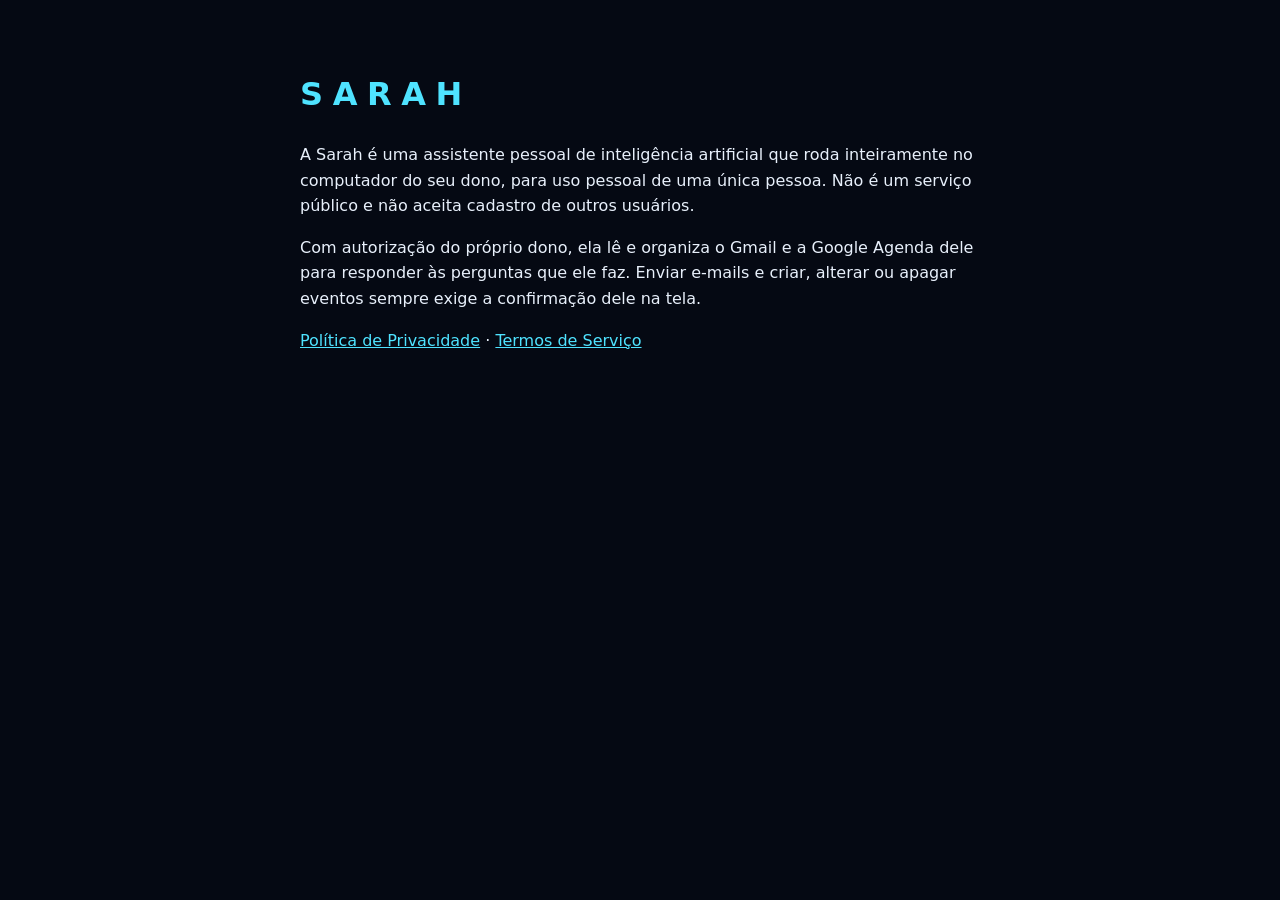
<file: site/index.html>
<!doctype html>
<html lang="pt-BR">
<head>
  <meta charset="utf-8">
  <meta name="viewport" content="width=device-width, initial-scale=1">
  <title>Sarah · assistente pessoal local</title>
  <style>
    body { margin: 0; font: 16px/1.6 system-ui, "Segoe UI", sans-serif; background: #050913; color: #e8f0fb; }
    main { max-width: 680px; margin: 0 auto; padding: 48px 16px; }
    h1 { letter-spacing: .3em; color: #4fe3ff; }
    a { color: #4fe3ff; }
  </style>
</head>
<body>
  <main>
    <h1>SARAH</h1>
    <p>A Sarah é uma assistente pessoal de inteligência artificial que roda inteiramente no computador do seu dono,
      para uso pessoal de uma única pessoa. Não é um serviço público e não aceita cadastro de outros usuários.</p>
    <p>Com autorização do próprio dono, ela lê e organiza o Gmail e a Google Agenda dele para responder às perguntas que ele faz.
      Enviar e-mails e criar, alterar ou apagar eventos sempre exige a confirmação dele na tela.</p>
    <p><a href="privacidade.html">Política de Privacidade</a> · <a href="termos.html">Termos de Serviço</a></p>
  </main>
</body>
</html>
</file>
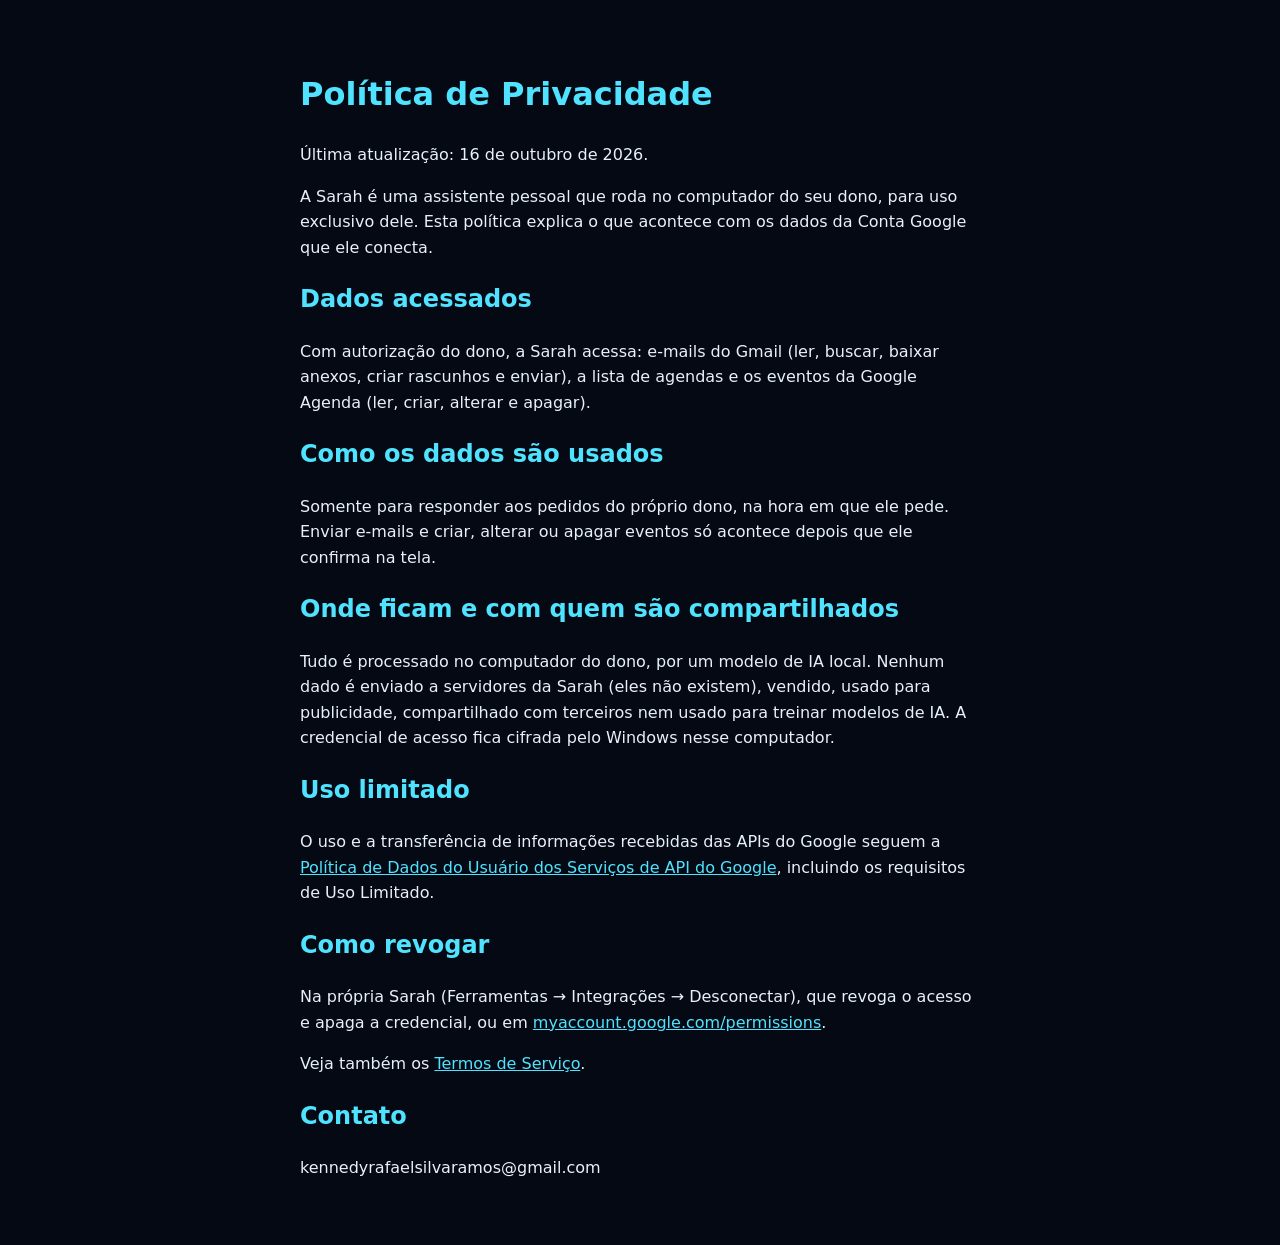
<file: site/privacidade.html>
<!doctype html>
<html lang="pt-BR">
<head>
  <meta charset="utf-8">
  <meta name="viewport" content="width=device-width, initial-scale=1">
  <title>Política de Privacidade · Sarah</title>
  <style>
    body { margin: 0; font: 16px/1.6 system-ui, "Segoe UI", sans-serif; background: #050913; color: #e8f0fb; }
    main { max-width: 680px; margin: 0 auto; padding: 48px 16px; }
    h1, h2 { color: #4fe3ff; }
    a { color: #4fe3ff; }
  </style>
</head>
<body>
  <main>
    <h1>Política de Privacidade</h1>
    <p>Última atualização: 16 de outubro de 2026.</p>
    <p>A Sarah é uma assistente pessoal que roda no computador do seu dono, para uso exclusivo dele.
      Esta política explica o que acontece com os dados da Conta Google que ele conecta.</p>

    <h2>Dados acessados</h2>
    <p>Com autorização do dono, a Sarah acessa: e-mails do Gmail (ler, buscar, baixar anexos, criar rascunhos e enviar),
      a lista de agendas e os eventos da Google Agenda (ler, criar, alterar e apagar).</p>

    <h2>Como os dados são usados</h2>
    <p>Somente para responder aos pedidos do próprio dono, na hora em que ele pede. Enviar e-mails e criar, alterar ou apagar
      eventos só acontece depois que ele confirma na tela.</p>

    <h2>Onde ficam e com quem são compartilhados</h2>
    <p>Tudo é processado no computador do dono, por um modelo de IA local. Nenhum dado é enviado a servidores da Sarah
      (eles não existem), vendido, usado para publicidade, compartilhado com terceiros nem usado para treinar modelos de IA.
      A credencial de acesso fica cifrada pelo Windows nesse computador.</p>

    <h2>Uso limitado</h2>
    <p>O uso e a transferência de informações recebidas das APIs do Google seguem a
      <a href="https://developers.google.com/terms/api-services-user-data-policy">Política de Dados do Usuário dos Serviços de API do Google</a>,
      incluindo os requisitos de Uso Limitado.</p>

    <h2>Como revogar</h2>
    <p>Na própria Sarah (Ferramentas → Integrações → Desconectar), que revoga o acesso e apaga a credencial,
      ou em <a href="https://myaccount.google.com/permissions">myaccount.google.com/permissions</a>.</p>

    <p>Veja também os <a href="termos.html">Termos de Serviço</a>.</p>

    <h2>Contato</h2>
    <p>kennedyrafaelsilvaramos@gmail.com</p>
  </main>
</body>
</html>
</file>
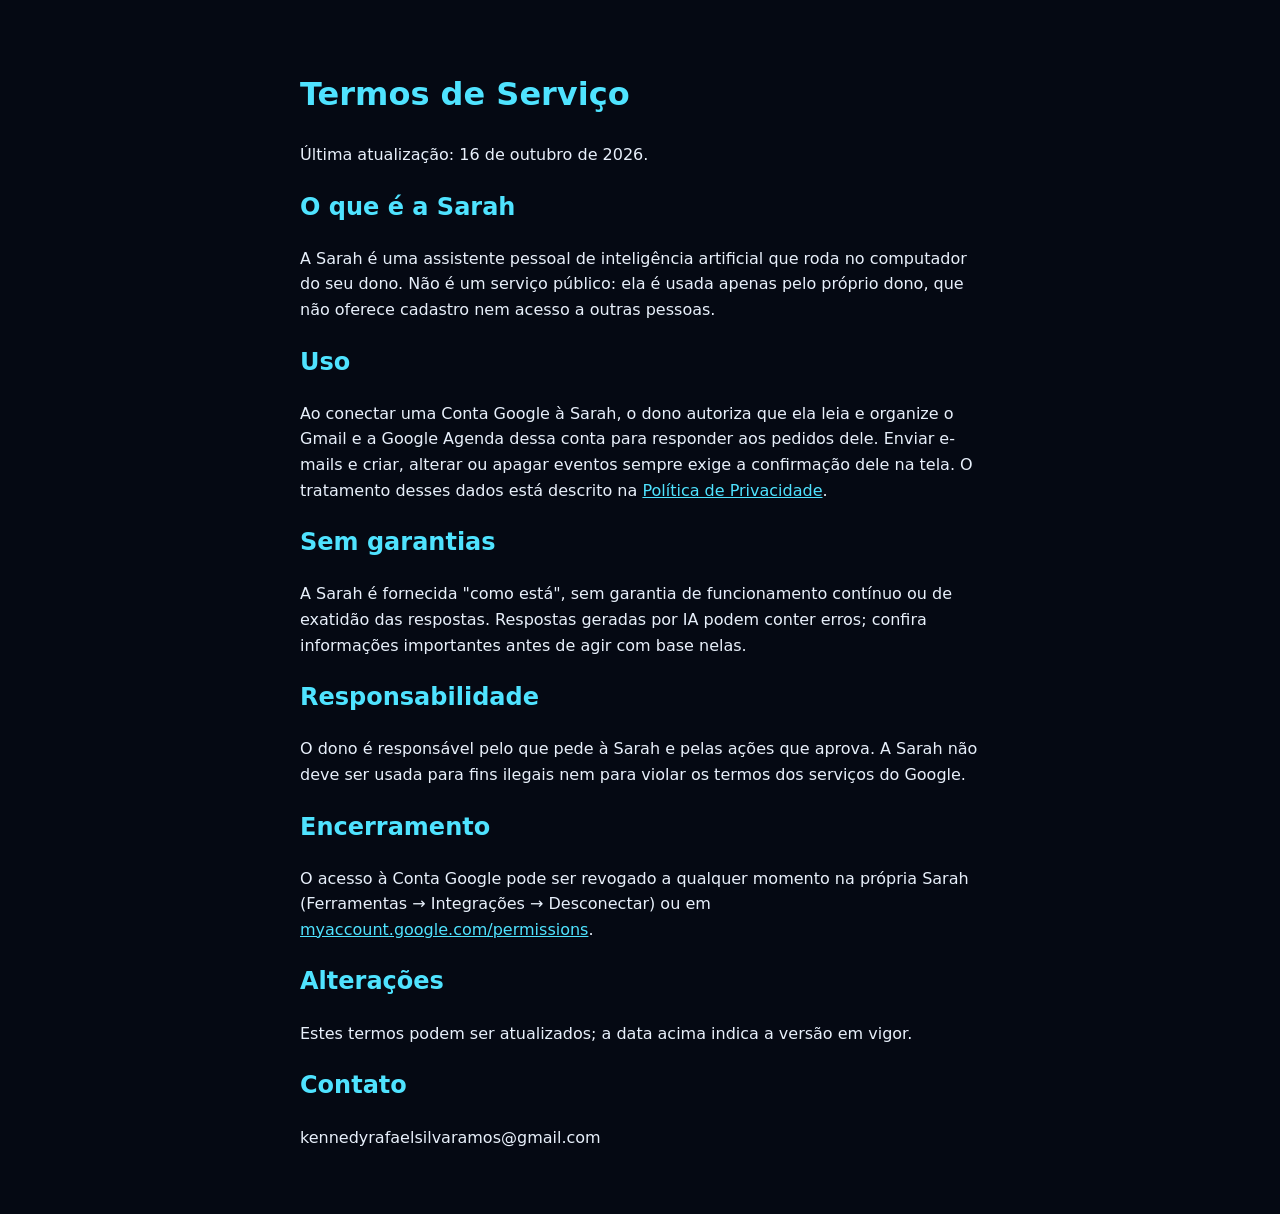
<file: site/termos.html>
<!doctype html>
<html lang="pt-BR">
<head>
  <meta charset="utf-8">
  <meta name="viewport" content="width=device-width, initial-scale=1">
  <title>Termos de Serviço · Sarah</title>
  <style>
    body { margin: 0; font: 16px/1.6 system-ui, "Segoe UI", sans-serif; background: #050913; color: #e8f0fb; }
    main { max-width: 680px; margin: 0 auto; padding: 48px 16px; }
    h1, h2 { color: #4fe3ff; }
    a { color: #4fe3ff; }
  </style>
</head>
<body>
  <main>
    <h1>Termos de Serviço</h1>
    <p>Última atualização: 16 de outubro de 2026.</p>

    <h2>O que é a Sarah</h2>
    <p>A Sarah é uma assistente pessoal de inteligência artificial que roda no computador do seu dono.
      Não é um serviço público: ela é usada apenas pelo próprio dono, que não oferece cadastro nem acesso a outras pessoas.</p>

    <h2>Uso</h2>
    <p>Ao conectar uma Conta Google à Sarah, o dono autoriza que ela leia e organize o Gmail e a Google Agenda dessa conta
      para responder aos pedidos dele. Enviar e-mails e criar, alterar ou apagar eventos sempre exige a confirmação dele na tela.
      O tratamento desses dados está descrito na <a href="privacidade.html">Política de Privacidade</a>.</p>

    <h2>Sem garantias</h2>
    <p>A Sarah é fornecida "como está", sem garantia de funcionamento contínuo ou de exatidão das respostas.
      Respostas geradas por IA podem conter erros; confira informações importantes antes de agir com base nelas.</p>

    <h2>Responsabilidade</h2>
    <p>O dono é responsável pelo que pede à Sarah e pelas ações que aprova. A Sarah não deve ser usada para fins ilegais
      nem para violar os termos dos serviços do Google.</p>

    <h2>Encerramento</h2>
    <p>O acesso à Conta Google pode ser revogado a qualquer momento na própria Sarah (Ferramentas → Integrações → Desconectar)
      ou em <a href="https://myaccount.google.com/permissions">myaccount.google.com/permissions</a>.</p>

    <h2>Alterações</h2>
    <p>Estes termos podem ser atualizados; a data acima indica a versão em vigor.</p>

    <h2>Contato</h2>
    <p>kennedyrafaelsilvaramos@gmail.com</p>
  </main>
</body>
</html>
</file>
